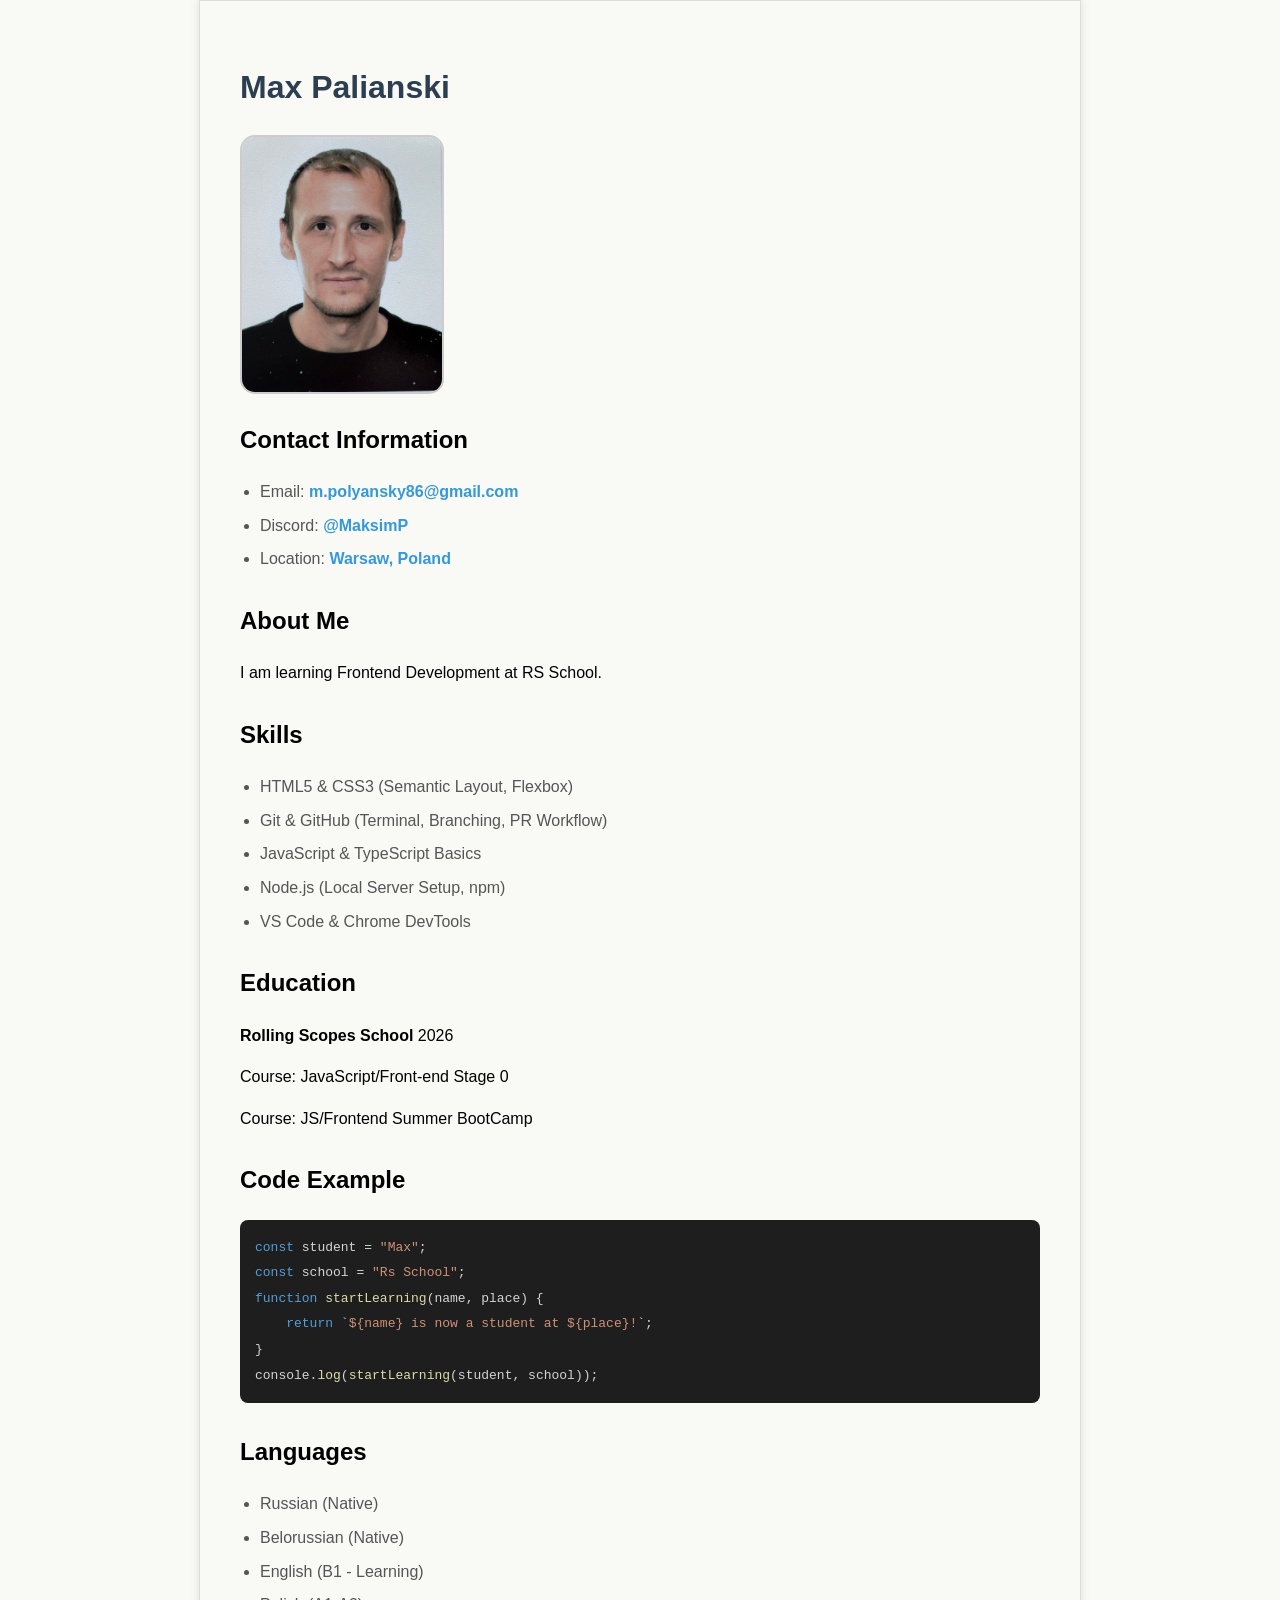
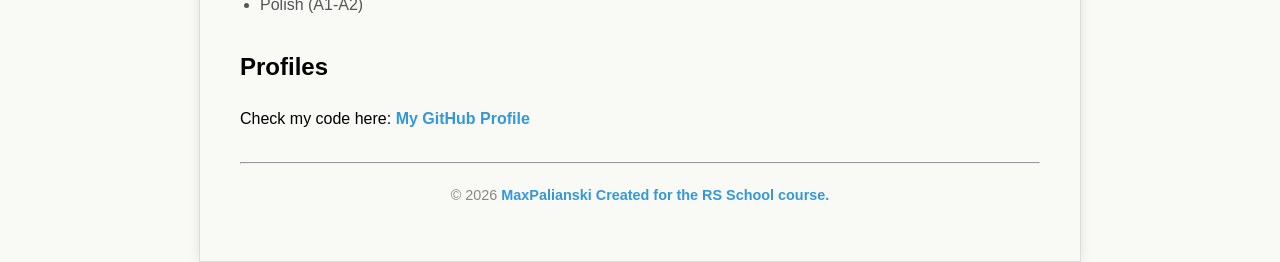
<file: index.html>
<!DOCTYPE html>
<html lang="en">

<head>
    <meta charset="UTF-8">
    <meta name="viewport" content="width=device-width, initial-scale=1.0">
    <link rel="stylesheet" href="style.css">
    <title>Max Palianski</title>
</head>

<body>
    <main>
        <header>
            <h1>Max Palianski</h1>
            <img src="assets/images/IMG_5552.JPG" alt="Max Palianski">
        </header>
        <section>
            <h2>Contact Information</h2>
            <ul>
            <li>Email: <a href="mailto:m.polyansky86@gmail.com">m.polyansky86@gmail.com</a></li>
            <li>Discord: <a href="https://discord.com" target="_blank">@MaksimP</a></li>
            <li>Location: <a
                    href="https://www.google.com/maps/place/%D0%92%D0%B0%D1%80%D1%88%D0%B0%D0%B2%D0%B0/@52.2330974,20.8966139,11z/data=!3m1!4b1!4m6!3m5!1s0x471ecc669a869f01:0x72f0be2a88ead3fc!8m2!3d52.2296756!4d21.0122287!16zL20vMDgxbV8?entry=ttu&g_ep=EgoyMDI2MDkwNi4wIKXMDSoASAFQAw%3D%3D">Warsaw,
                    Poland</a></li>
                    </ul>
        </section>
        <section>
            <h2>About Me</h2>
            <p>I am learning Frontend Development at RS School.</p>
        </section>
        <section>
            <h2>Skills</h2>
            <ul>
                <li>HTML5 &amp; CSS3 (Semantic Layout, Flexbox)</li>
                <li>Git &amp; GitHub (Terminal, Branching, PR Workflow)</li>
                <li>JavaScript &amp; TypeScript Basics</li>
                <li>Node.js (Local Server Setup, npm)</li>
                <li>VS Code &amp; Chrome DevTools</li>
            </ul>
        </section>
        <section>
            <h2>Education</h2>
            <p><strong>Rolling Scopes School</strong> 2026</p>
            <p>Course: JavaScript/Front-end Stage 0</p>
            <p>Course: JS/Frontend Summer BootCamp</p>
        </section>

        <section>
            <h2>Code Example</h2>
            <pre><code><span class="keyword">const</span> student = <span class="string">"Max"</span>;
<span class="keyword">const</span> school = <span class="string">"Rs School"</span>;
<span class="keyword">function</span> <span class="function">startLearning</span>(name, place) {
    <span class="keyword">return</span> `<span class="string">${name} is now a student at ${place}!</span>`;
}
console.<span class="function">log</span>(<span class="function">startLearning</span>(student, school));
</code></pre>
        </section>

        <section>
            <h2>Languages</h2>
            <ul>
                <li>Russian (Native)</li>
                <li>Belorussian (Native)</li>
                <li>English (B1 - Learning)</li>
                <li>Polish (A1-A2)</li>
            </ul>
        </section>
        <section>
            <h2>Profiles</h2>
            <p>Check my code here: <a href="https://github.com/MaxPalianski" target="_blank">My GitHub Profile</a></p>
        </section>
        <hr>
    </main>
    <footer>
        <p> &copy; 2026 <a href="https://github.com/MaxPalianski" target="_blank">MaxPalianski</a> <a href="https://rs.school/" target="_blank">Created for the RS School course.</a>
        </p>
    </footer>
</body>

</html>
</file>
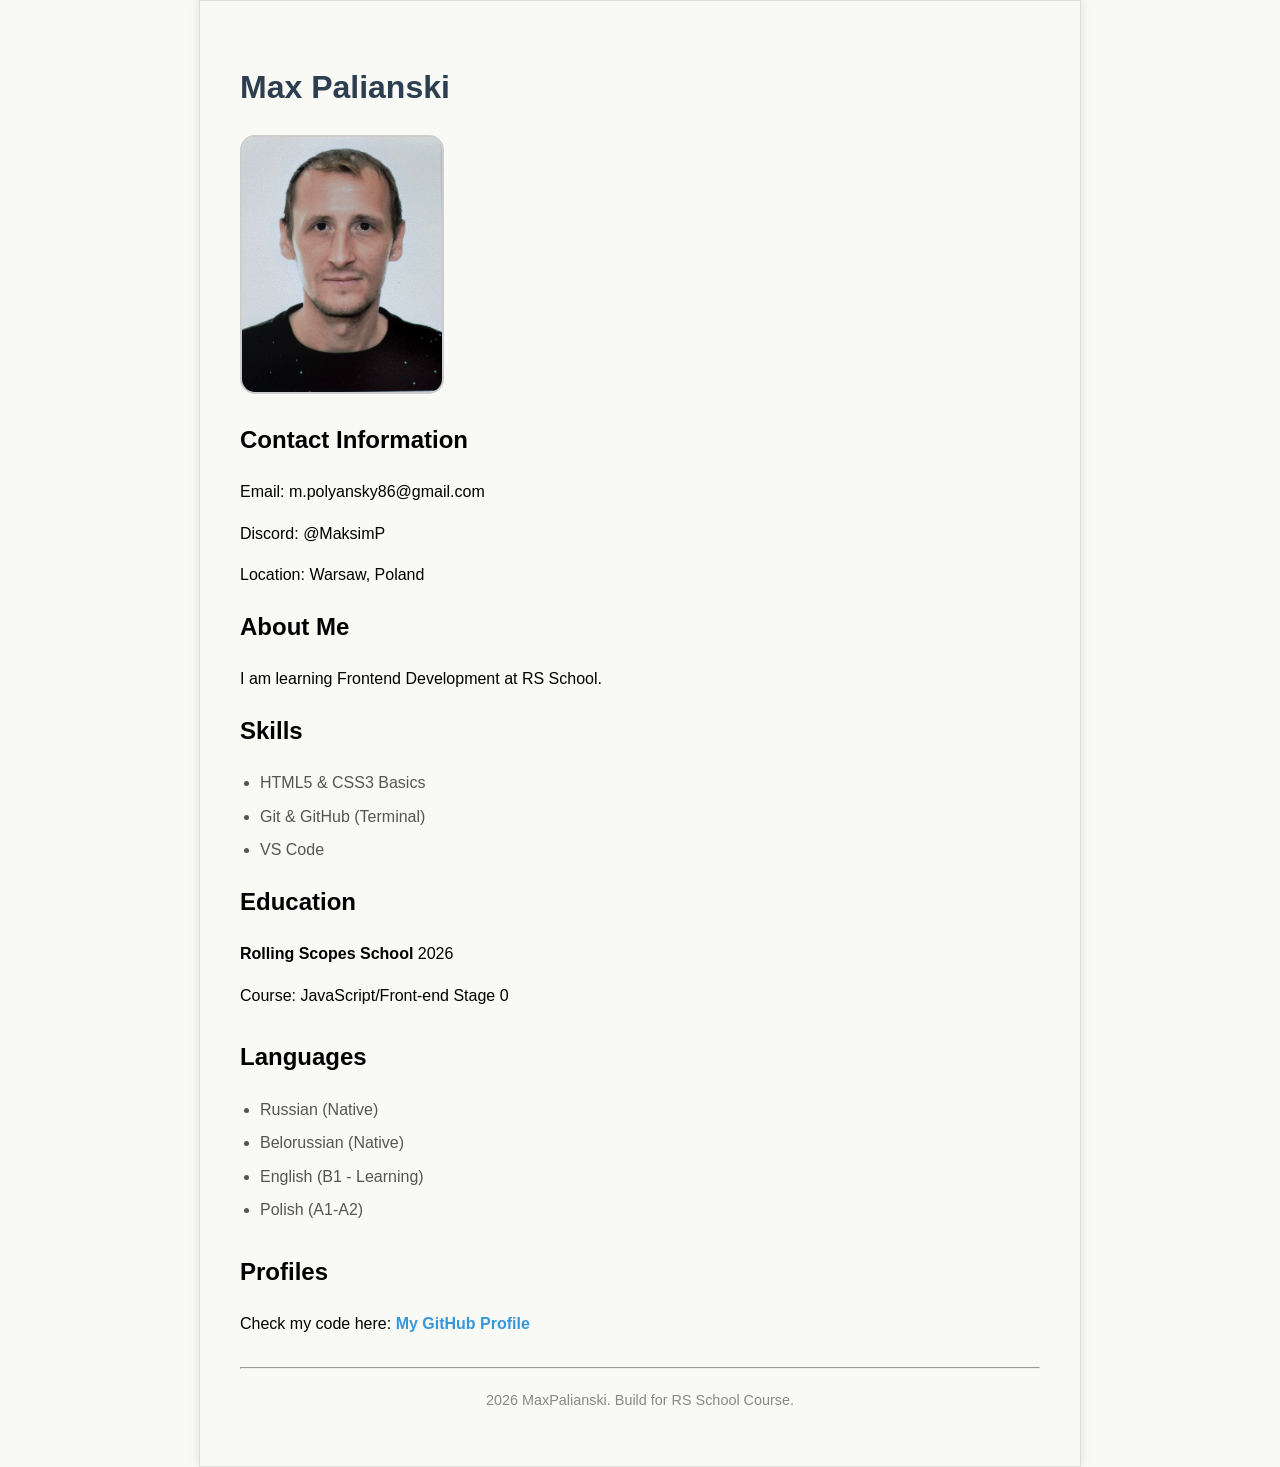
<file: cv/index.html>
<!DOCTYPE html>
<html lang="en">
<head>
    <meta charset="UTF-8">
    <meta name="viewport" content="width=device-width, initial-scale=1.0">
    <link rel="stylesheet" href="style.css">
    <title>Max Palianski</title>
</head>
<body>
    <h1>Max Palianski</h1>
    <img src="assets/images/IMG_5552.JPG" alt="Max Palianski Photo">

    <h2>Contact Information</h2>
    <p>Email: m.polyansky86@gmail.com</p>
    <p>Discord: @MaksimP</p>
    <p>Location: Warsaw, Poland</p>

    <h2>About Me</h2>
    <p>I am learning Frontend Development at RS School.</p>

    <h2>Skills</h2>
    <ul>
        <li>HTML5 &amp; CSS3 Basics</li>
        <li>Git &amp; GitHub (Terminal)</li>
        <li>VS Code</li>
    </ul>
    <section>
        <h2>Education</h2>
        <p><strong>Rolling Scopes School</strong> 2026</p>
        <p>Course: JavaScript/Front-end Stage 0</p>
    </section>

    <section>
        <h2>Languages</h2>
        <ul>
            <li>Russian (Native)</li>
            <li>Belorussian (Native)</li>
            <li>English (B1 - Learning)</li>
            <li> Polish (A1-A2)</li>
        </ul>
    </section>

    <section>
        <h2>Profiles</h2>
        <p>Check my code here: <a href="https://github.com/MaxPalianski" target="_blank">My GitHub Profile</a></p>
    </section>

    <hr><footer>
        <p> 2026 MaxPalianski. Build for RS School Course.</p>
    </footer>

</body>
</html>
</file>
<file: style.css>
body {
    font-family: Arial, sans-serif;
    padding: 40px;
    line-height: 1.6;
    max-width: 800px;
    margin: 0 auto;
    background-color: #f9f9f5;
    border: 1px solid #ddd;
    box-shadow: 0 0 10px rgba(0,0,0,0.1);
}
img {
    width: 200px;
    height: auto;
    border-radius: 15px;
    border: 2px solid #ccc;
}
h1 {
    color: #2c3e50;
}

ul {
    padding-left: 20px;
    color: #555;
}

li {
    margin-bottom: 8px;
}

section {
    margin-bottom: 30px;
}

a {
    color: #3498db;
    text-decoration: none;
    font-weight: bold;
}
a:hover {
    text-decoration: underline;
}

footer {
    text-align: center;
    font-size: 0.9em;
    color: #888;
    margin-top: 20px;
}

pre {
    background-color: #1e1e1e;
    color: #d4d4d4;
    padding: 15px;
    border-radius: 8px;
    font-family: 'Courier New', Courier, monospace;
    overflow-x: auto;
}
.keyword {
    color: #569cd6;
}

.string {
    color: #ce9178;
}

.function {
    color: #dcdcaa;
}
</file>
<file: cv/style.css>
body {
    font-family: Arial, sans-serif;
    padding: 40px;
    line-height: 1.6;
    max-width: 800px;
    margin: 0 auto;
    background-color: #f9f9f5;
    padding: 40px;
    border: 1px solid #ddd;
    box-shadow: 0 0 10px rgba(0,0,0,0.1);
}
img {
    width: 200px;
    height: auto;
    border-radius: 15px;
    border: 2px solid #ccc;
}
h1 {
    color: #2c3e50;
}

ul {
    padding-left: 20px;
    color: #555;
}

li {
    margin-bottom: 8px;
}

section {
    margin-bottom: 30px
}

a {
    color: #3498db;
    text-decoration: none;
    font-weight: bold;
}
a:hover {
    text-decoration: underline;
}

footer {
    text-align: center;
    font-size: 0.9em;
    color: #888;
    margin-top: 20px;
}
</file>
